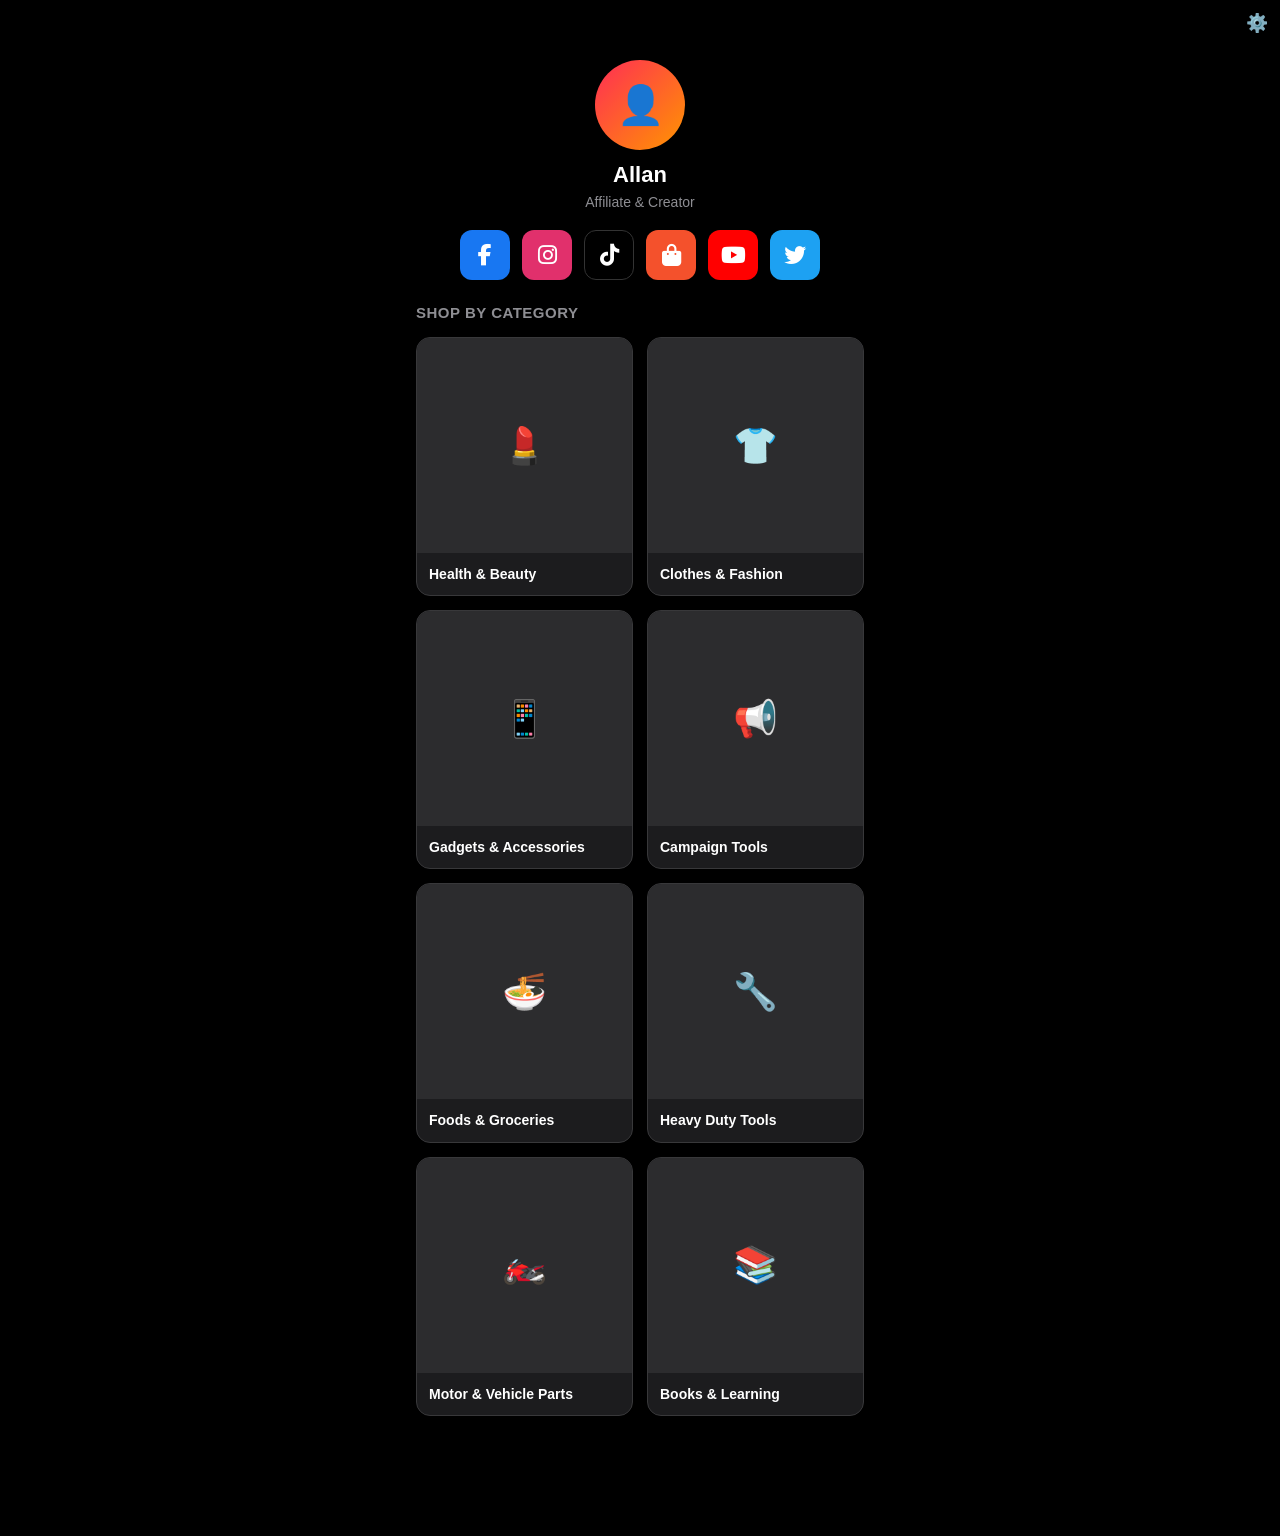
<file: index (1).html>
<!DOCTYPE html>
<html lang="en">
<head>
<meta charset="UTF-8" />
<meta name="viewport" content="width=device-width, initial-scale=1.0" />
<title>Allan — aiallan.shop</title>
<link rel="stylesheet" href="https://cdnjs.cloudflare.com/ajax/libs/font-awesome/6.7.2/css/all.min.css">
<style>
  * { margin: 0; padding: 0; box-sizing: border-box; font-family: -apple-system, BlinkMacSystemFont, 'Segoe UI', sans-serif; }
  :root {
    --bg: #000;
    --card: #1c1c1e;
    --accent: #ff2d55;
    --text: #fff;
    --text2: #8e8e93;
    --border: #38383a;
    --fb: #1877f2;
    --ig: #e1306c;
    --tt: #000;
    --shopee: #f4512c;
    --yt: #ff0000;
    --tw: #1da1f2;
  }
  body {
    background: var(--bg);
    color: var(--text);
    min-height: 100vh;
    padding-bottom: 80px;
  }

  .admin-btn {
    position: fixed;
    top: 12px;
    right: 12px;
    background: transparent;
    color: var(--text2);
    border: none;
    font-size: 18px;
    cursor: pointer;
    z-index: 20;
  }

  .modal {
    position: fixed;
    inset: 0;
    background: rgba(0,0,0,0.9);
    display: none;
    align-items: flex-start;
    justify-content: center;
    z-index: 100;
    overflow-y: auto;
    padding: 20px 0;
  }
  .modal.on { display: flex; }
  .modal-box {
    background: var(--card);
    padding: 24px;
    border-radius: 16px;
    width: 90%;
    max-width: 720px;
    border: 1px solid var(--border);
    margin: auto;
    color: var(--text);
  }
  .modal-box h2 { text-align: center; margin-bottom: 18px; font-size: 18px; }
  .modal-box h3 { font-size: 15px; margin: 16px 0 10px; color: var(--text2); }
  .modal-box input,
  .modal-box textarea,
  .modal-box select {
    width: 100%;
    padding: 12px;
    border-radius: 10px;
    border: 1px solid var(--border);
    background: #2c2c2e;
    color: var(--text);
    font-size: 14px;
    margin-bottom: 10px;
  }
  .modal-box textarea { resize: vertical; min-height: 80px; }

  .btn { padding: 12px; border-radius: 10px; border: none; font-size: 15px; font-weight: 600; cursor: pointer; }
  .btn-red { background: var(--accent); color: white; }
  .btn-gray { background: var(--border); color: var(--text); }
  .btn-row { display:flex; gap: 10px; margin-top: 12px; }
  .btn-row .btn { flex: 1; }

  .link-item { display: flex; gap: 8px; align-items: center; margin-bottom: 8px; }
  .link-item input { flex: 1; padding: 8px; border-radius: 8px; border: 1px solid var(--border); background: #2c2c2e; color: var(--text); }
  .link-item button { width: 36px; height: 36px; padding: 0; border-radius: 8px; border: none; background: #ff4444; color: white; cursor: pointer; }

  .add-link-btn {
    width: 100%;
    padding: 10px;
    border-radius: 8px;
    border: 1px dashed var(--text2);
    background: transparent;
    color: var(--text2);
    cursor: pointer;
    margin-bottom: 12px;
  }

  .category-block { border: 1px solid var(--border); border-radius: 12px; padding: 14px; margin-bottom: 16px; }
  .category-block h4 { font-size: 15px; margin-bottom: 10px; color: var(--accent); }
  .upload-preview { width: 60px; height: 60px; border-radius: 8px; background: #2c2c2e; display:flex; align-items:center; justify-content:center; font-size:24px; margin-top:8px; overflow:hidden; }
  .upload-preview img { width:100%; height:100%; object-fit:cover; }

  .avatar-upload { text-align:center; margin-bottom:16px; }
  .avatar-upload .preview { width:100px; height:100px; border-radius:50%; background:var(--card); display:flex; align-items:center; justify-content:center; font-size:40px; margin:0 auto 10px; overflow:hidden; }
  .avatar-upload .preview img { width:100%; height:100%; object-fit:cover; }

  .tabs { display:flex; gap:8px; margin-bottom:16px; flex-wrap:wrap; }
  .tab { padding:8px 14px; border-radius:8px; background:var(--border); color:var(--text2); font-size:14px; cursor:pointer; }
  .tab.active { background:var(--accent); color:white; }
  .hidden { display: none !important; }

  .home { max-width:480px; margin: 0 auto; padding: 60px 16px 40px; }
  .profile { text-align:center; margin-bottom:20px; }
  .avatar { width:90px; height:90px; border-radius:50%; background: linear-gradient(135deg,var(--accent),#ff9500); margin: 0 auto 12px; display:flex; align-items:center; justify-content:center; font-size:38px; overflow:hidden; }
  .avatar img { width:100%; height:100%; object-fit:cover; }
  .name { font-size:22px; font-weight:700; margin-bottom:6px; }
  .bio { color:var(--text2); font-size:14px; margin-bottom:16px; }

  .music-player { display:flex; align-items:center; gap:10px; background:var(--card); padding:10px; border-radius:12px; margin-bottom:20px; border:1px solid var(--border); }
  .music-player button { width:40px; height:40px; border-radius:50%; border:none; background:var(--accent); color:white; font-size:16px; cursor:pointer; }
  .music-player span { font-size:13px; color:var(--text2); flex:1; }

  .social-row { display:flex; justify-content:center; gap:12px; margin-bottom:24px; flex-wrap:wrap; }
  .social-link { width:50px; height:50px; border-radius:12px; color:white; display:flex; align-items:center; justify-content:center; text-decoration:none; font-size:22px; transition:.2s; }
  .social-link.fb { background:var(--fb); }
  .social-link.ig { background:var(--ig); }
  .social-link.tt { background:var(--tt); border:1px solid #333; }
  .social-link.shopee { background:var(--shopee); }
  .social-link.yt { background:var(--yt); }
  .social-link.tw { background:var(--tw); }
  .social-link:hover { transform: scale(1.1); }

  .section-title { font-size:15px; font-weight:600; margin-bottom:16px; color:var(--text2); text-transform:uppercase; letter-spacing:0.5px; }
  .products-grid { display:grid; grid-template-columns: repeat(2, 1fr); gap:14px; }
  .product-card { background:var(--card); border-radius:14px; overflow:hidden; border:1px solid var(--border); text-decoration:none; color:var(--text); transition:.2s; cursor:pointer; display:block; }
  .product-card:hover { transform: translateY(-3px); border-color:var(--accent); }
  .product-thumb { width:100%; aspect-ratio:1; background:#2c2c2e; display:flex; align-items:center; justify-content:center; font-size:36px; overflow:hidden; }
  .product-thumb img { width:100%; height:100%; object-fit:cover; }
  .product-info { padding:12px; }
  .product-name { font-size:14px; font-weight:600; line-height:1.3; }

  /* small screens */
  @media (max-width: 420px) {
    .modal-box { padding: 18px; border-radius: 12px; }
    .home { padding: 48px 12px 40px; }
  }
</style>
</head>
<body>
  <!-- Background audio element (closed properly) -->
  <audio id="bgMusic" loop></audio>

  <!-- Admin button -->
  <button class="admin-btn" onclick="openLogin()" aria-label="Open admin">⚙️</button>

  <!-- Login Modal -->
  <div class="modal" id="loginModal" aria-hidden="true">
    <div class="modal-box" role="dialog" aria-modal="true" aria-labelledby="loginTitle">
      <h2 id="loginTitle">🔐 Admin Login</h2>
      <input type="password" id="passInput" placeholder="Enter Password" autocomplete="current-password">
      <div class="btn-row">
        <button class="btn btn-gray" onclick="closeLogin()">Cancel</button>
        <button class="btn btn-red" onclick="checkPass()">Login</button>
      </div>
      <p style="text-align:center;margin-top:14px;font-size:13px;color:var(--text2);">
        <a href="#" onclick="showForgotPass();return false;" style="color:var(--accent);text-decoration:none;">Forgot Password?</a>
      </p>
    </div>
  </div>

  <!-- Forgot / Recover Modal -->
  <div class="modal" id="forgotModal" aria-hidden="true">
    <div class="modal-box" role="dialog" aria-modal="true" aria-labelledby="forgotTitle">
      <h2 id="forgotTitle">🔑 Recover Password</h2>

      <div id="forgotStep1">
        <h3>Send OTP via</h3>
        <input type="email" id="recoveryEmail" placeholder="Email Address">
        <input type="tel" id="recoveryPhone" placeholder="Phone Number" style="margin-top:8px;">
        <button class="btn btn-red" style="width:100%;margin-top:10px;" onclick="sendOTP()">Send OTP Code</button>
      </div>

      <div id="forgotStep2" class="hidden">
        <h3>Enter OTP Code</h3>
        <input type="text" id="otpInput" placeholder="6-digit OTP Code" maxlength="6" inputmode="numeric">
        <button class="btn btn-red" style="width:100%;margin-top:10px;" onclick="verifyOTP()">Verify OTP</button>
      </div>

      <div id="forgotStep3" class="hidden">
        <h3>Set New Password</h3>
        <input type="password" id="newPass1" placeholder="New Password" autocomplete="new-password">
        <input type="password" id="newPass2" placeholder="Confirm Password" style="margin-top:8px;" autocomplete="new-password">
        <button class="btn btn-red" style="width:100%;margin-top:10px;" onclick="saveNewPass()">Save Password</button>
      </div>

      <div class="btn-row">
        <button class="btn btn-gray" style="flex:1;" onclick="closeForgotModal()">Back</button>
      </div>
    </div>
  </div>

  <!-- Admin Modal -->
  <div class="modal" id="adminModal" aria-hidden="true">
    <div class="modal-box" role="dialog" aria-modal="true" aria-labelledby="adminTitle">
      <h2 id="adminTitle">🛠️ Admin Panel</h2>

      <div class="tabs" role="tablist" aria-label="Admin tabs">
        <span class="tab active" data-tab="profile" role="tab" aria-selected="true">👤 Profile</span>
        <span class="tab" data-tab="social" role="tab" aria-selected="false">🔗 Social</span>
        <span class="tab" data-tab="products" role="tab" aria-selected="false">🛍️ Products</span>
        <span class="tab" data-tab="music" role="tab" aria-selected="false">🎵 Music</span>
      </div>

      <div id="tab-profile" class="tab-content">
        <div class="avatar-upload">
          <div class="preview" id="avatarPreview">👤</div>
          <input type="file" accept="image/*" id="avatarUpload" onchange="previewAvatar(this)">
        </div>
        <input type="text" id="adminName" placeholder="Your Name">
        <input type="text" id="adminBio" placeholder="Short Bio">
        <div class="btn-row">
          <button class="btn btn-red" style="flex:1;" onclick="saveProfile()">Save Profile</button>
          <button class="btn btn-gray" style="flex:1;" onclick="exportState()">Export JSON</button>
        </div>
      </div>

      <div id="tab-social" class="tab-content hidden">
        <h3>Social Links (brand colors)</h3>
        <input type="url" id="socFb" placeholder="Facebook URL" style="border-left:4px solid var(--fb);">
        <input type="url" id="socIg" placeholder="Instagram URL" style="border-left:4px solid var(--ig);">
        <input type="url" id="socTt" placeholder="TikTok URL" style="border-left:4px solid #555;">
        <input type="url" id="socShopee" placeholder="Shopee URL" style="border-left:4px solid var(--shopee);">
        <input type="url" id="socYt" placeholder="YouTube URL" style="border-left:4px solid var(--yt);">
        <input type="url" id="socTw" placeholder="Twitter/X URL" style="border-left:4px solid var(--tw);">
        <div class="btn-row">
          <button class="btn btn-red" style="flex:1;" onclick="saveSocial()">Save Social Links</button>
          <button class="btn btn-gray" style="flex:1;" onclick="triggerImport()">Import JSON</button>
        </div>
      </div>

      <div id="tab-products" class="tab-content">
        <h3>8 Categories — Editable Links</h3>

        <!-- Generate 8 category blocks -->
        <div id="categoriesContainer">
          <!-- Static markup for categories; JS will manage link lists -->
          <!-- Each category has a links-container with editable link items -->
          <!-- Categories are similar to previous structure -->
        </div>

        <div style="display:flex;gap:10px;margin-top:10px;">
          <button class="btn btn-red" style="flex:1;" onclick="saveAllProducts()">💾 Save All Categories</button>
          <button class="btn btn-gray" style="flex:1;" onclick="clearAllData()">Clear All Data</button>
        </div>
      </div>

      <div id="tab-music" class="tab-content hidden">
        <h3>Background Music</h3>
        <input type="file" accept="audio/*" id="musicUpload" onchange="previewMusic(this)">
        <p style="font-size:13px;color:var(--text2);margin-bottom:10px;">Upload MP3 / M4A file (session only)</p>
        <div style="display:flex;gap:10px;margin-top:10px;">
          <button class="btn btn-red" style="flex:1;" onclick="playMusic()">▶️ Play</button>
          <button class="btn btn-gray" style="flex:1;" onclick="pauseMusic()">⏸️ Pause</button>
        </div>
      </div>

      <div style="display:flex;gap:10px;margin-top:16px;">
        <input type="file" id="importFile" accept="application/json" style="display:none;" onchange="importStateFromFile(event)">
        <button class="btn btn-gray" style="flex:1;" onclick="closeAdminModal()">Close</button>
      </div>

    </div>
  </div>

  <!-- Main content / Home page -->
  <div class="home" id="homePage">
    <div class="profile">
      <div class="avatar" id="dispAvatar">👤</div>
      <h1 class="name" id="dispName">Allan</h1>
      <p class="bio" id="dispBio">Affiliate & Creator</p>
    </div>

    <div class="music-player hidden" id="musicPlayer">
      <button onclick="toggleMusic()" id="musicBtn">▶️</button>
      <span id="musicTitle">Background Music</span>
    </div>

    <div class="social-row">
      <a href="#" class="social-link fb" id="socLinkFb" target="_blank" rel="noopener noreferrer"><i class="fab fa-facebook-f"></i></a>
      <a href="#" class="social-link ig" id="socLinkIg" target="_blank" rel="noopener noreferrer"><i class="fab fa-instagram"></i></a>
      <a href="#" class="social-link tt" id="socLinkTt" target="_blank" rel="noopener noreferrer"><i class="fab fa-tiktok"></i></a>
      <a href="#" class="social-link shopee" id="socLinkShopee" target="_blank" rel="noopener noreferrer"><i class="fas fa-shopping-bag"></i></a>
      <a href="#" class="social-link yt" id="socLinkYt" target="_blank" rel="noopener noreferrer"><i class="fab fa-youtube"></i></a>
      <a href="#" class="social-link tw" id="socLinkTw" target="_blank" rel="noopener noreferrer"><i class="fab fa-twitter"></i></a>
    </div>

    <p class="section-title">Shop by Category</p>
    <div class="products-grid" id="productsGrid">
      <!-- product tiles injected by JS -->
    </div>
  </div>

<script>
  // IndexedDB helper (simple)
  const DB_NAME = 'aiallan_db_v1';
  const STORE_NAME = 'state';
  const AUTH_STORE = 'auth';

  function openDB() {
    return new Promise((resolve, reject) => {
      const req = indexedDB.open(DB_NAME, 1);
      req.onupgradeneeded = function (e) {
        const db = e.target.result;
        if (!db.objectStoreNames.contains(STORE_NAME)) {
          db.createObjectStore(STORE_NAME);
        }
        if (!db.objectStoreNames.contains(AUTH_STORE)) {
          db.createObjectStore(AUTH_STORE);
        }
      };
      req.onsuccess = e => resolve(e.target.result);
      req.onerror = e => reject(e.target.error);
    });
  }

  async function idbSet(key, value) {
    try {
      const db = await openDB();
      return new Promise((resolve, reject) => {
        const tx = db.transaction([STORE_NAME], 'readwrite');
        const store = tx.objectStore(STORE_NAME);
        const req = store.put(value, key);
        req.onsuccess = () => resolve(true);
        req.onerror = e => reject(e.target.error);
      });
    } catch (e) {
      console.warn('IDB set failed', e);
      return false;
    }
  }

  async function idbGet(key) {
    try {
      const db = await openDB();
      return new Promise((resolve, reject) => {
        const tx = db.transaction([STORE_NAME], 'readonly');
        const store = tx.objectStore(STORE_NAME);
        const req = store.get(key);
        req.onsuccess = e => resolve(e.target.result);
        req.onerror = e => reject(e.target.error);
      });
    } catch (e) {
      console.warn('IDB get failed', e);
      return null;
    }
  }

  async function idbSetAuth(key, value) {
    try {
      const db = await openDB();
      return new Promise((resolve, reject) => {
        const tx = db.transaction([AUTH_STORE], 'readwrite');
        const store = tx.objectStore(AUTH_STORE);
        const req = store.put(value, key);
        req.onsuccess = () => resolve(true);
        req.onerror = e => reject(e.target.error);
      });
    } catch (e) {
      console.warn('IDB set auth failed', e);
      return false;
    }
  }

  async function idbGetAuth(key) {
    try {
      const db = await openDB();
      return new Promise((resolve, reject) => {
        const tx = db.transaction([AUTH_STORE], 'readonly');
        const store = tx.objectStore(AUTH_STORE);
        const req = store.get(key);
        req.onsuccess = e => resolve(e.target.result);
        req.onerror = e => reject(e.target.error);
      });
    } catch (e) {
      console.warn('IDB get auth failed', e);
      return null;
    }
  }

  // state variables
  let musicUrl = "";
  let isPlaying = false;
  const catImgData = {}; // store data URLs for category thumbs
  let avatarData = "";
  const STATE_KEY = 'settings';
  const AUTH_KEY = 'auth';

  // default categories data
  const defaultCats = [
    {name: 'Health & Beauty', icon: '💄'},
    {name: 'Clothes & Fashion', icon: '👕'},
    {name: 'Gadgets & Accessories', icon: '📱'},
    {name: 'Campaign Tools', icon: '📢'},
    {name: 'Foods & Groceries', icon: '🍜'},
    {name: 'Heavy Duty Tools', icon: '🔧'},
    {name: 'Motor & Vehicle Parts', icon: '🏍️'},
    {name: 'Books & Learning', icon: '📚'}
  ];

  // Build products UI and categories editor
  function buildCategoriesUI() {
    const container = document.getElementById('categoriesContainer');
    const productsGrid = document.getElementById('productsGrid');
    container.innerHTML = '';
    productsGrid.innerHTML = '';
    for (let i = 1; i <= 8; i++) {
      const cat = defaultCats[i-1] || {name: 'Category ' + i, icon: '🔖'};
      // admin category block
      const block = document.createElement('div');
      block.className = 'category-block';
      block.innerHTML = `
        <h4>${i}. ${cat.name} ${cat.icon}</h4>
        <input type="text" class="cat-name" data-cat="${i}" value="${cat.name}" placeholder="Category Name">
        <input type="file" accept="image/*" onchange="previewCatThumb(${i},this)">
        <div style="display:flex;gap:12px;align-items:center;margin-top:8px;">
          <div class="upload-preview" id="cat${i}Prev">${cat.icon}</div>
          <div style="flex:1;">
            <div id="cat${i}Links" class="links-container">
              <div class="link-item"><input type="url" placeholder="Link #1"><button onclick="this.parentElement.remove()">✕</button></div>
            </div>
            <div style="display:flex;gap:8px;margin-top:8px;">
              <button class="add-link-btn" onclick="addLinkField(${i})">+ Add Link</button>
              <button class="btn btn-gray" onclick="clearCategoryLinks(${i})">Clear Links</button>
            </div>
          </div>
        </div>
      `;
      container.appendChild(block);

      // product tile
      const a = document.createElement('a');
      a.href = '#';
      a.className = 'product-card';
      a.id = 'prod' + i;
      a.innerHTML = `
        <div class="product-thumb" id="thumb${i}">${cat.icon}</div>
        <div class="product-info"><div class="product-name" id="name${i}">${cat.name}</div></div>
      `;
      productsGrid.appendChild(a);
    }
  }

  function clearCategoryLinks(i) {
    const c = document.getElementById('cat' + i + 'Links');
    if (c) c.innerHTML = '';
  }

  // Modal controls
  function openLogin() {
    const m = document.getElementById('loginModal');
    m.classList.add('on');
    m.setAttribute('aria-hidden', 'false');
  }
  function closeLogin() {
    const m = document.getElementById('loginModal');
    m.classList.remove('on');
    m.setAttribute('aria-hidden', 'true');
    const pi = document.getElementById('passInput'); if (pi) pi.value = '';
  }
  function openAdminModal() { const m = document.getElementById('adminModal'); m.classList.add('on'); m.setAttribute('aria-hidden', 'false'); }
  function closeAdminModal() { const m = document.getElementById('adminModal'); m.classList.remove('on'); m.setAttribute('aria-hidden', 'true'); }

  // Password hashing (SHA-256) using SubtleCrypto
  async function generateSalt(len = 16) {
    const arr = new Uint8Array(len);
    window.crypto.getRandomValues(arr);
    return Array.from(arr).map(b => ('00' + b.toString(16)).slice(-2)).join('');
  }
  async function hashPassword(password, salt) {
    const enc = new TextEncoder();
    const data = enc.encode(salt + password);
    const hashBuffer = await crypto.subtle.digest('SHA-256', data);
    const hashArray = Array.from(new Uint8Array(hashBuffer));
    return hashArray.map(b => b.toString(16).padStart(2,'0')).join('');
  }

  async function savePasswordHash(password) {
    const salt = await generateSalt();
    const hash = await hashPassword(password, salt);
    await idbSetAuth(AUTH_KEY, { salt, hash });
  }
  async function verifyPassword(password) {
    const auth = await idbGetAuth(AUTH_KEY);
    if (!auth || !auth.salt || !auth.hash) return false;
    const h = await hashPassword(password, auth.salt);
    return h === auth.hash;
  }

  // forgot password flow uses demo OTP; saveNewPass now stores hashed password
  async function saveNewPass() {
    const p1 = document.getElementById('newPass1').value || "";
    const p2 = document.getElementById('newPass2').value || "";
    if (!p1 || !p2) { alert('❌ Please fill both password fields.'); return; }
    if (p1 !== p2) { alert("❌ Passwords don't match!"); return; }
    await savePasswordHash(p1);
    alert('✅ Password updated. You can login with your new password.');
    closeForgotModal();
    openLogin();
  }

  // Login check using hashed password from IDB
  async function checkPass() {
    const p = document.getElementById('passInput').value || '';
    const auth = await idbGetAuth(AUTH_KEY);
    // If no auth stored yet, allow default demo password 'allan123' and then save its hash
    if (!auth) {
      if (p === 'allan123') {
        await savePasswordHash(p);
        closeLogin(); openAdminModal(); switchTab('profile');
        return;
      } else {
        alert('❌ Wrong password!'); return;
      }
    }
    const ok = await verifyPassword(p);
    if (ok) { closeLogin(); openAdminModal(); switchTab('profile'); }
    else alert('❌ Wrong password!');
  }

  function showForgotPass() { closeLogin(); const m = document.getElementById('forgotModal'); m.classList.add('on'); m.setAttribute('aria-hidden','false'); document.getElementById('forgotStep1').classList.remove('hidden'); document.getElementById('forgotStep2').classList.add('hidden'); document.getElementById('forgotStep3').classList.add('hidden'); }
  function closeForgotModal() { const m = document.getElementById('forgotModal'); m.classList.remove('on'); m.setAttribute('aria-hidden','true'); }
  function sendOTP() { otpCode = Math.floor(100000 + Math.random() * 900000).toString(); alert(`✅ OTP Sent! Demo OTP: ${otpCode}`); document.getElementById('forgotStep1').classList.add('hidden'); document.getElementById('forgotStep2').classList.remove('hidden'); }
  function verifyOTP() { const entered = (document.getElementById('otpInput').value || '').trim(); if (entered === otpCode) { document.getElementById('forgotStep2').classList.add('hidden'); document.getElementById('forgotStep3').classList.remove('hidden'); } else alert('❌ Incorrect OTP code.'); }

  // Tabs
  document.addEventListener('click', (e) => {
    const t = e.target.closest('.tab');
    if (t && t.dataset && t.dataset.tab) {
      switchTab(t.dataset.tab);
    }
  });
  function switchTab(name) {
    document.querySelectorAll('.tab').forEach(t => { t.classList.toggle('active', t.dataset.tab === name); t.setAttribute('aria-selected', t.dataset.tab === name ? 'true' : 'false'); });
    document.querySelectorAll('.tab-content').forEach(c => c.classList.add('hidden'));
    const el = document.getElementById('tab-' + name);
    if (el) el.classList.remove('hidden');
  }

  // Avatar preview
  function previewAvatar(input) {
    if (input.files && input.files[0]) {
      const file = input.files[0];
      const r = new FileReader();
      r.onload = e => { avatarData = e.target.result; const preview = document.getElementById('avatarPreview'); if (preview) preview.innerHTML = '<img src="' + avatarData + '" alt="avatar">'; };
      r.readAsDataURL(file);
    }
  }
  function saveProfile() {
    const n = document.getElementById('adminName').value || document.getElementById('dispName').innerText;
    const b = document.getElementById('adminBio').value || document.getElementById('dispBio').innerText;
    if (n) document.getElementById('dispName').innerText = n;
    if (b) document.getElementById('dispBio').innerText = b;
    if (avatarData) { const disp = document.getElementById('dispAvatar'); if (disp) disp.innerHTML = '<img src="' + avatarData + '" alt="avatar">'; }
    saveStateToDB();
    alert('✅ Profile Saved!');
  }

  // Social links
  function saveSocial() {
    document.getElementById('socLinkFb').href = document.getElementById('socFb').value || '#';
    document.getElementById('socLinkIg').href = document.getElementById('socIg').value || '#';
    document.getElementById('socLinkTt').href = document.getElementById('socTt').value || '#';
    document.getElementById('socLinkShopee').href = document.getElementById('socShopee').value || '#';
    document.getElementById('socLinkYt').href = document.getElementById('socYt').value || '#';
    document.getElementById('socLinkTw').href = document.getElementById('socTw').value || '#';
    saveStateToDB();
    alert('✅ Social Links Saved!');
  }

  // Category thumb preview
  function previewCatThumb(num, input) {
    if (!num || !input) return;
    if (input.files && input.files[0]) {
      const r = new FileReader();
      r.onload = e => { catImgData[num] = e.target.result; const prev = document.getElementById('cat' + num + 'Prev'); if (prev) prev.innerHTML = '<img src="' + catImgData[num] + '" alt="thumb">'; };
      r.readAsDataURL(input.files[0]);
    }
  }

  // Add link input field
  function addLinkField(catNum) {
    const c = document.getElementById('cat' + catNum + 'Links'); if (!c) return; const f = document.createElement('div'); f.className = 'link-item'; f.innerHTML = '<input type="url" placeholder="New Link"><button onclick="this.parentElement.remove()">✕</button>'; c.appendChild(f);
  }

  // Save categories (update tiles and first link hrefs)
  function saveAllProducts() {
    for (let i = 1; i <= 8; i++) {
      const nameEl = document.querySelector(`.cat-name[data-cat="${i}"]`);
      if (nameEl && nameEl.value) { const nameTarget = document.getElementById('name' + i); if (nameTarget) nameTarget.innerText = nameEl.value; }
      if (catImgData[i]) { const thumb = document.getElementById('thumb' + i); if (thumb) thumb.innerHTML = '<img src="' + catImgData[i] + '" alt="thumb">'; }
      const firstLink = document.querySelector(`#cat${i}Links .link-item input`);
      if (firstLink && firstLink.value) { const prod = document.getElementById('prod' + i); if (prod) prod.href = firstLink.value; }
    }
    saveStateToDB();
    alert('✅ All Categories Saved!');
  }

  // Music preview / playback
  function previewMusic(input) {
    if (input.files && input.files[0]) {
      const file = input.files[0];
      musicUrl = URL.createObjectURL(file);
      const audio = document.getElementById('bgMusic');
      audio.src = musicUrl;
      audio.load();
      const player = document.getElementById('musicPlayer'); if (player) player.classList.remove('hidden');
      const musicTitle = document.getElementById('musicTitle'); if (musicTitle) musicTitle.innerText = file.name;
    }
  }
  function playMusic() { const audio = document.getElementById('bgMusic'); if (!audio.src) return; audio.play().then(()=>{ isPlaying=true; const btn=document.getElementById('musicBtn'); if(btn)btn.innerText='⏸️'; }).catch(()=>{}); }
  function pauseMusic() { const audio = document.getElementById('bgMusic'); audio.pause(); isPlaying=false; const btn=document.getElementById('musicBtn'); if(btn)btn.innerText='▶️'; }
  function toggleMusic() { isPlaying ? pauseMusic() : playMusic(); }

  // Build and persist state to IndexedDB
  async function saveStateToDB() {
    try {
      const state = { profile: {}, social: {}, categories: [] };
      state.profile.name = document.getElementById('adminName').value || document.getElementById('dispName').innerText || '';
      state.profile.bio = document.getElementById('adminBio').value || document.getElementById('dispBio').innerText || '';
      state.profile.avatar = avatarData || null;
      state.social.fb = document.getElementById('socFb').value || '';
      state.social.ig = document.getElementById('socIg').value || '';
      state.social.tt = document.getElementById('socTt').value || '';
      state.social.shopee = document.getElementById('socShopee').value || '';
      state.social.yt = document.getElementById('socYt').value || '';
      state.social.tw = document.getElementById('socTw').value || '';

      for (let i=1;i<=8;i++){
        const nameEl = document.querySelector(`.cat-name[data-cat="${i}"]`);
        const links = [];
        const linkInputs = document.querySelectorAll(`#cat${i}Links .link-item input`);
        linkInputs.forEach(li => { if (li.value) links.push(li.value); });
        state.categories.push({ name: nameEl ? (nameEl.value || '') : '', thumb: catImgData[i] || null, links });
      }

      await idbSet(STATE_KEY, state);
      return true;
    } catch (e) { console.warn('saveState failed', e); return false; }
  }

  async function loadStateFromDB() {
    try {
      const state = await idbGet(STATE_KEY);
      if (!state) return;
      if (state.profile) {
        if (state.profile.name) { document.getElementById('dispName').innerText = state.profile.name; document.getElementById('adminName').value = state.profile.name; }
        if (state.profile.bio) { document.getElementById('dispBio').innerText = state.profile.bio; document.getElementById('adminBio').value = state.profile.bio; }
        if (state.profile.avatar) { avatarData = state.profile.avatar; const prev=document.getElementById('avatarPreview'); if(prev)prev.innerHTML='<img src="'+avatarData+'" alt="avatar">'; const disp=document.getElementById('dispAvatar'); if(disp)disp.innerHTML='<img src="'+avatarData+'" alt="avatar">'; }
      }
      if (state.social) {
        document.getElementById('socFb').value = state.social.fb || '';
        document.getElementById('socIg').value = state.social.ig || '';
        document.getElementById('socTt').value = state.social.tt || '';
        document.getElementById('socShopee').value = state.social.shopee || '';
        document.getElementById('socYt').value = state.social.yt || '';
        document.getElementById('socTw').value = state.social.tw || '';
        document.getElementById('socLinkFb').href = state.social.fb || '#';
        document.getElementById('socLinkIg').href = state.social.ig || '#';
        document.getElementById('socLinkTt').href = state.social.tt || '#';
        document.getElementById('socLinkShopee').href = state.social.shopee || '#';
        document.getElementById('socLinkYt').href = state.social.yt || '#';
        document.getElementById('socLinkTw').href = state.social.tw || '#';
      }
      if (Array.isArray(state.categories)) {
        state.categories.forEach((cat, idx) => {
          const i = idx + 1;
          const nameEl = document.querySelector(`.cat-name[data-cat="${i}"]`);
          if (nameEl) nameEl.value = cat.name || '';
          const nameTarget = document.getElementById('name' + i);
          if (nameTarget) nameTarget.innerText = cat.name || nameTarget.innerText;
          if (cat.thumb) { catImgData[i] = cat.thumb; const thumb = document.getElementById('thumb' + i); const prev = document.getElementById('cat' + i + 'Prev'); if (thumb) thumb.innerHTML = '<img src="'+cat.thumb+'" alt="thumb">'; if (prev) prev.innerHTML = '<img src="'+cat.thumb+'" alt="thumb">'; }
          const linksContainer = document.getElementById('cat' + i + 'Links');
          if (linksContainer && Array.isArray(cat.links)) { linksContainer.innerHTML = ''; cat.links.forEach(link => { const div=document.createElement('div'); div.className='link-item'; div.innerHTML = `<input type="url" value="${link}" placeholder="Link"><button onclick="this.parentElement.remove()">✕</button>`; linksContainer.appendChild(div); });
            const prod = document.getElementById('prod' + i); if (prod && cat.links && cat.links[0]) prod.href = cat.links[0]; }
        });
      }
    } catch (e) { console.warn('loadState failed', e); }
  }

  // Export / Import
  async function exportState() {
    try {
      const state = await idbGet(STATE_KEY) || {};
      const blob = new Blob([JSON.stringify(state, null, 2)], { type: 'application/json' });
      const url = URL.createObjectURL(blob);
      const a = document.createElement('a');
      a.href = url; a.download = 'aiallan-state.json'; document.body.appendChild(a); a.click(); a.remove(); URL.revokeObjectURL(url);
    } catch (e) { console.warn('export failed', e); }
  }

  function triggerImport() { document.getElementById('importFile').click(); }
  async function importStateFromFile(e) {
    const file = e.target.files && e.target.files[0]; if (!file) return; const text = await file.text(); try { const state = JSON.parse(text); await idbSet(STATE_KEY, state); await loadStateFromDB(); alert('✅ Import complete'); } catch (err) { alert('❌ Import failed: invalid JSON'); }
  }

  // Clear all data (IDB)
  async function clearAllData() {
    if (!confirm('Clear all saved data? This cannot be undone.')) return;
    try { const db = await openDB(); const tx = db.transaction([STORE_NAME, AUTH_STORE], 'readwrite'); tx.objectStore(STORE_NAME).clear(); tx.objectStore(AUTH_STORE).clear(); tx.oncomplete = ()=>{ alert('✅ All data cleared'); location.reload(); }; tx.onerror = ()=>{ alert('❌ Failed to clear data'); }; } catch (e) { console.warn(e); }
  }

  // Initialize
  window.addEventListener('DOMContentLoaded', async () => {
    buildCategoriesUI();
    await loadStateFromDB();
    switchTab('profile');

    // close modals by clicking outside
    document.querySelectorAll('.modal').forEach(modal => { modal.addEventListener('click', (ev) => { if (ev.target === modal) { modal.classList.remove('on'); modal.setAttribute('aria-hidden','true'); } }); });
  });
</script>
</body>
</html>
</file>
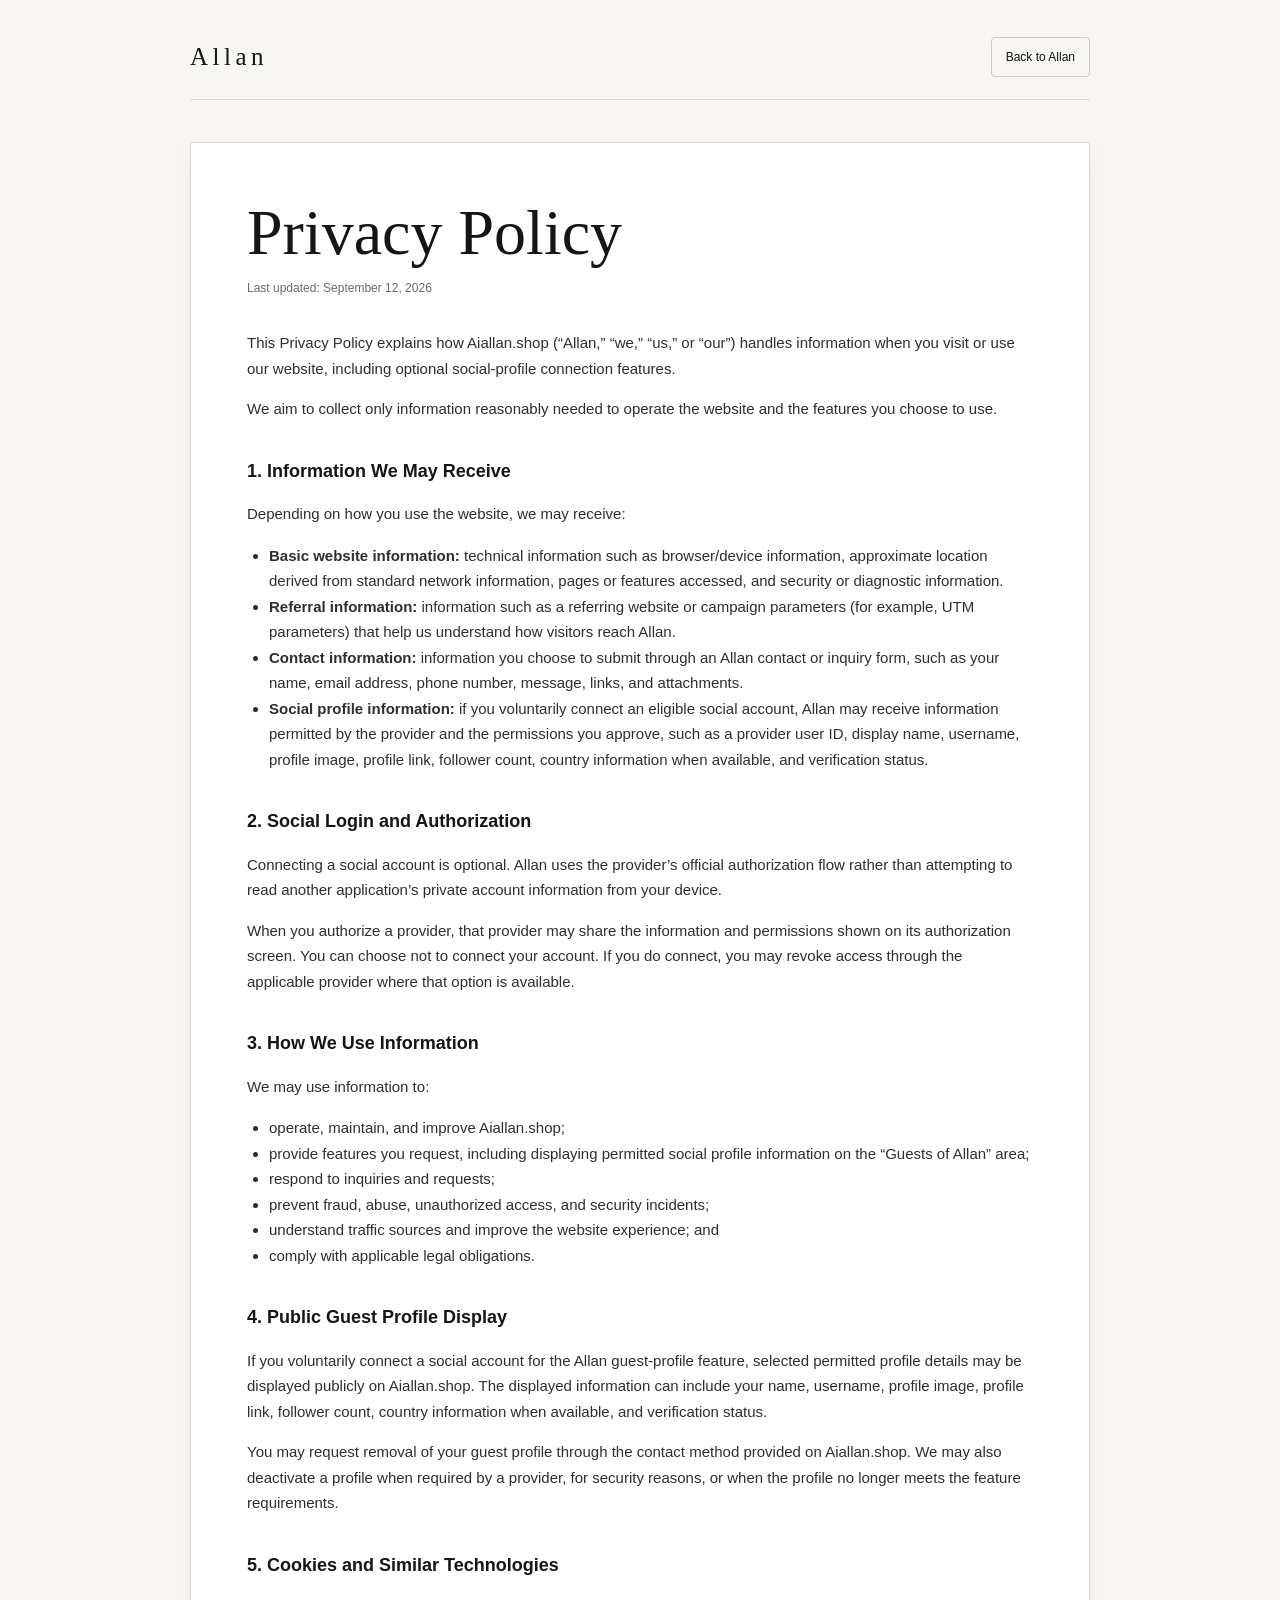
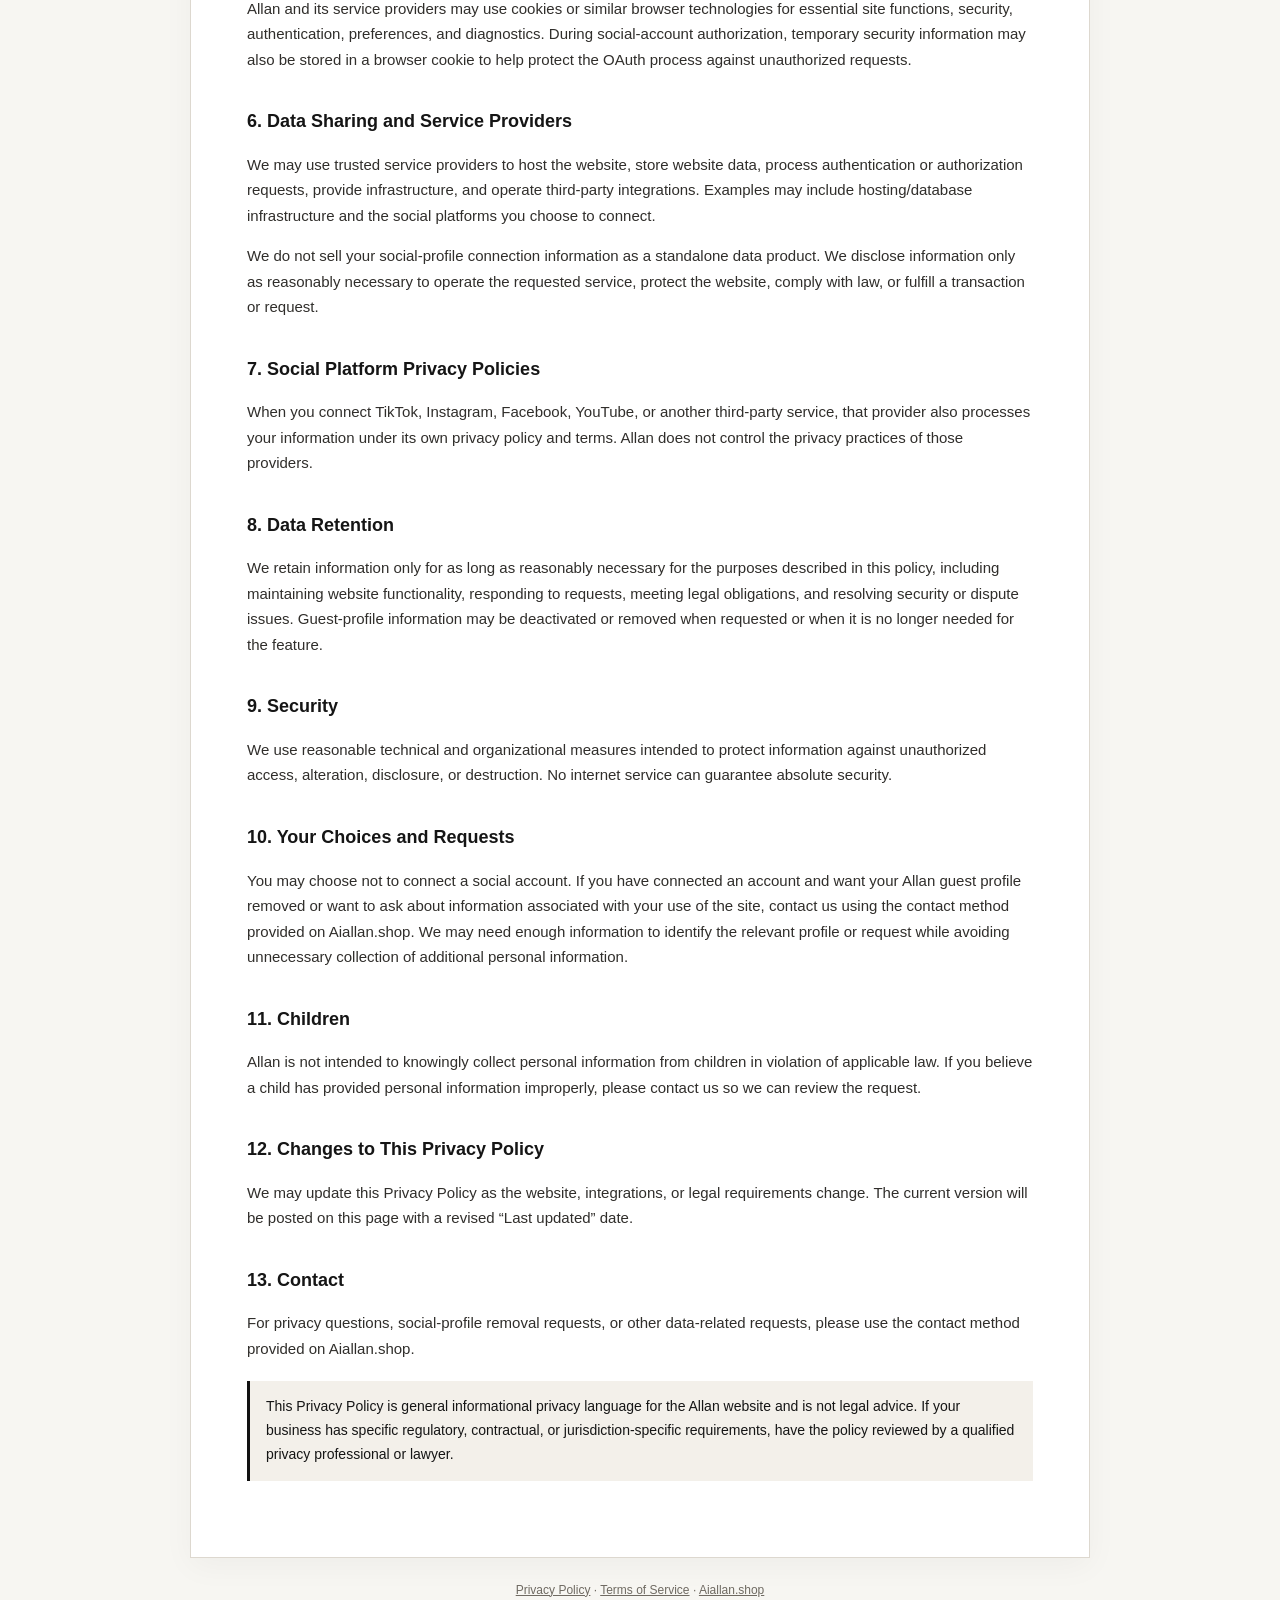
<file: privacy.html>
<!doctype html>
<html lang="en">
<head>
<meta charset="utf-8">
<meta name="viewport" content="width=device-width, initial-scale=1">
<meta name="robots" content="index,follow">
<title>Privacy Policy — Allan</title>
<style>
:root{--bg:#f7f6f2;--paper:#fff;--text:#151515;--muted:#6f6a62;--line:#ddd8cf}
*{box-sizing:border-box}body{margin:0;background:var(--bg);color:var(--text);font-family:Arial,Helvetica,sans-serif;line-height:1.7}
.wrap{width:min(900px,calc(100% - 32px));margin:0 auto;padding:28px 0 70px}.top{display:flex;justify-content:space-between;align-items:center;gap:16px;border-bottom:1px solid var(--line);padding:8px 0 20px;margin-bottom:42px}.brand{font-family:Georgia,serif;letter-spacing:.18em;font-size:25px}.back{color:var(--text);text-decoration:none;border:1px solid #cfc9bf;padding:9px 14px;font-size:12px;border-radius:4px}.back:hover{text-decoration:underline}
main{background:var(--paper);border:1px solid var(--line);padding:clamp(24px,5vw,56px);box-shadow:0 8px 30px rgba(0,0,0,.04)}h1{font-family:Georgia,serif;font-size:clamp(38px,7vw,64px);font-weight:400;line-height:1.05;margin:0 0 12px}h2{font-size:18px;margin:34px 0 10px}p,li{font-size:15px;color:#302e2b}ul{padding-left:22px}.updated{font-size:12px;color:var(--muted);margin-bottom:32px}.notice{background:#f3f0ea;border-left:3px solid #111;padding:14px 16px;margin:20px 0;font-size:14px}.footer{padding-top:22px;text-align:center;color:var(--muted);font-size:12px}.footer a{color:inherit}
@media(max-width:600px){.top{align-items:flex-start}.brand{font-size:21px}main{padding:24px 20px}}
</style>
</head>
<body>
<div class="wrap">
<header class="top"><div class="brand">Allan</div><a class="back" href="/">Back to Allan</a></header>
<main>
<h1>Privacy Policy</h1>
<div class="updated">Last updated: September 12, 2026</div>

<p>This Privacy Policy explains how Aiallan.shop (“Allan,” “we,” “us,” or “our”) handles information when you visit or use our website, including optional social-profile connection features.</p>
<p>We aim to collect only information reasonably needed to operate the website and the features you choose to use.</p>

<h2>1. Information We May Receive</h2>
<p>Depending on how you use the website, we may receive:</p>
<ul>
<li><strong>Basic website information:</strong> technical information such as browser/device information, approximate location derived from standard network information, pages or features accessed, and security or diagnostic information.</li>
<li><strong>Referral information:</strong> information such as a referring website or campaign parameters (for example, UTM parameters) that help us understand how visitors reach Allan.</li>
<li><strong>Contact information:</strong> information you choose to submit through an Allan contact or inquiry form, such as your name, email address, phone number, message, links, and attachments.</li>
<li><strong>Social profile information:</strong> if you voluntarily connect an eligible social account, Allan may receive information permitted by the provider and the permissions you approve, such as a provider user ID, display name, username, profile image, profile link, follower count, country information when available, and verification status.</li>
</ul>

<h2>2. Social Login and Authorization</h2>
<p>Connecting a social account is optional. Allan uses the provider’s official authorization flow rather than attempting to read another application’s private account information from your device.</p>
<p>When you authorize a provider, that provider may share the information and permissions shown on its authorization screen. You can choose not to connect your account. If you do connect, you may revoke access through the applicable provider where that option is available.</p>

<h2>3. How We Use Information</h2>
<p>We may use information to:</p>
<ul>
<li>operate, maintain, and improve Aiallan.shop;</li>
<li>provide features you request, including displaying permitted social profile information on the “Guests of Allan” area;</li>
<li>respond to inquiries and requests;</li>
<li>prevent fraud, abuse, unauthorized access, and security incidents;</li>
<li>understand traffic sources and improve the website experience; and</li>
<li>comply with applicable legal obligations.</li>
</ul>

<h2>4. Public Guest Profile Display</h2>
<p>If you voluntarily connect a social account for the Allan guest-profile feature, selected permitted profile details may be displayed publicly on Aiallan.shop. The displayed information can include your name, username, profile image, profile link, follower count, country information when available, and verification status.</p>
<p>You may request removal of your guest profile through the contact method provided on Aiallan.shop. We may also deactivate a profile when required by a provider, for security reasons, or when the profile no longer meets the feature requirements.</p>

<h2>5. Cookies and Similar Technologies</h2>
<p>Allan and its service providers may use cookies or similar browser technologies for essential site functions, security, authentication, preferences, and diagnostics. During social-account authorization, temporary security information may also be stored in a browser cookie to help protect the OAuth process against unauthorized requests.</p>

<h2>6. Data Sharing and Service Providers</h2>
<p>We may use trusted service providers to host the website, store website data, process authentication or authorization requests, provide infrastructure, and operate third-party integrations. Examples may include hosting/database infrastructure and the social platforms you choose to connect.</p>
<p>We do not sell your social-profile connection information as a standalone data product. We disclose information only as reasonably necessary to operate the requested service, protect the website, comply with law, or fulfill a transaction or request.</p>

<h2>7. Social Platform Privacy Policies</h2>
<p>When you connect TikTok, Instagram, Facebook, YouTube, or another third-party service, that provider also processes your information under its own privacy policy and terms. Allan does not control the privacy practices of those providers.</p>

<h2>8. Data Retention</h2>
<p>We retain information only for as long as reasonably necessary for the purposes described in this policy, including maintaining website functionality, responding to requests, meeting legal obligations, and resolving security or dispute issues. Guest-profile information may be deactivated or removed when requested or when it is no longer needed for the feature.</p>

<h2>9. Security</h2>
<p>We use reasonable technical and organizational measures intended to protect information against unauthorized access, alteration, disclosure, or destruction. No internet service can guarantee absolute security.</p>

<h2>10. Your Choices and Requests</h2>
<p>You may choose not to connect a social account. If you have connected an account and want your Allan guest profile removed or want to ask about information associated with your use of the site, contact us using the contact method provided on Aiallan.shop. We may need enough information to identify the relevant profile or request while avoiding unnecessary collection of additional personal information.</p>

<h2>11. Children</h2>
<p>Allan is not intended to knowingly collect personal information from children in violation of applicable law. If you believe a child has provided personal information improperly, please contact us so we can review the request.</p>

<h2>12. Changes to This Privacy Policy</h2>
<p>We may update this Privacy Policy as the website, integrations, or legal requirements change. The current version will be posted on this page with a revised “Last updated” date.</p>

<h2>13. Contact</h2>
<p>For privacy questions, social-profile removal requests, or other data-related requests, please use the contact method provided on Aiallan.shop.</p>

<div class="notice">This Privacy Policy is general informational privacy language for the Allan website and is not legal advice. If your business has specific regulatory, contractual, or jurisdiction-specific requirements, have the policy reviewed by a qualified privacy professional or lawyer.</div>
</main>
<div class="footer"><a href="/privacy.html">Privacy Policy</a> · <a href="/terms.html">Terms of Service</a> · <a href="/">Aiallan.shop</a></div>
</div>
</body>
</html>
</file>
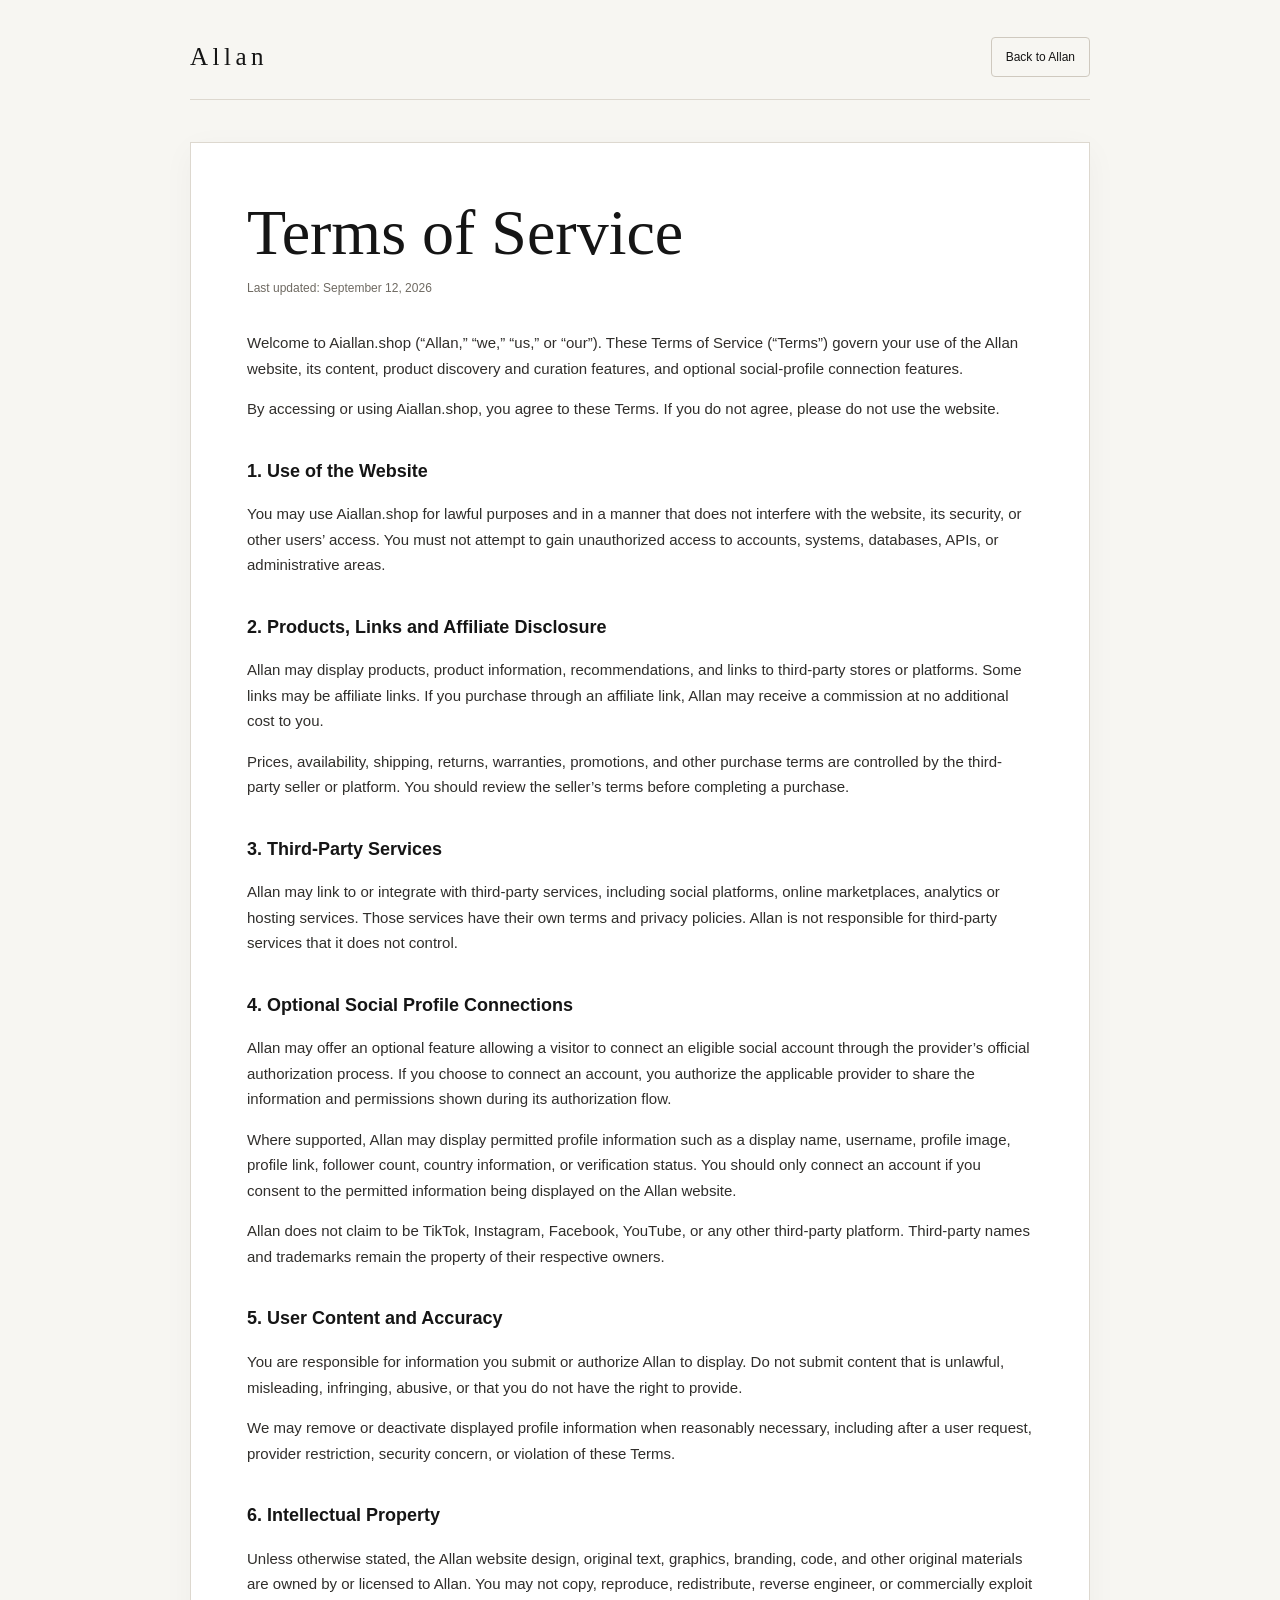
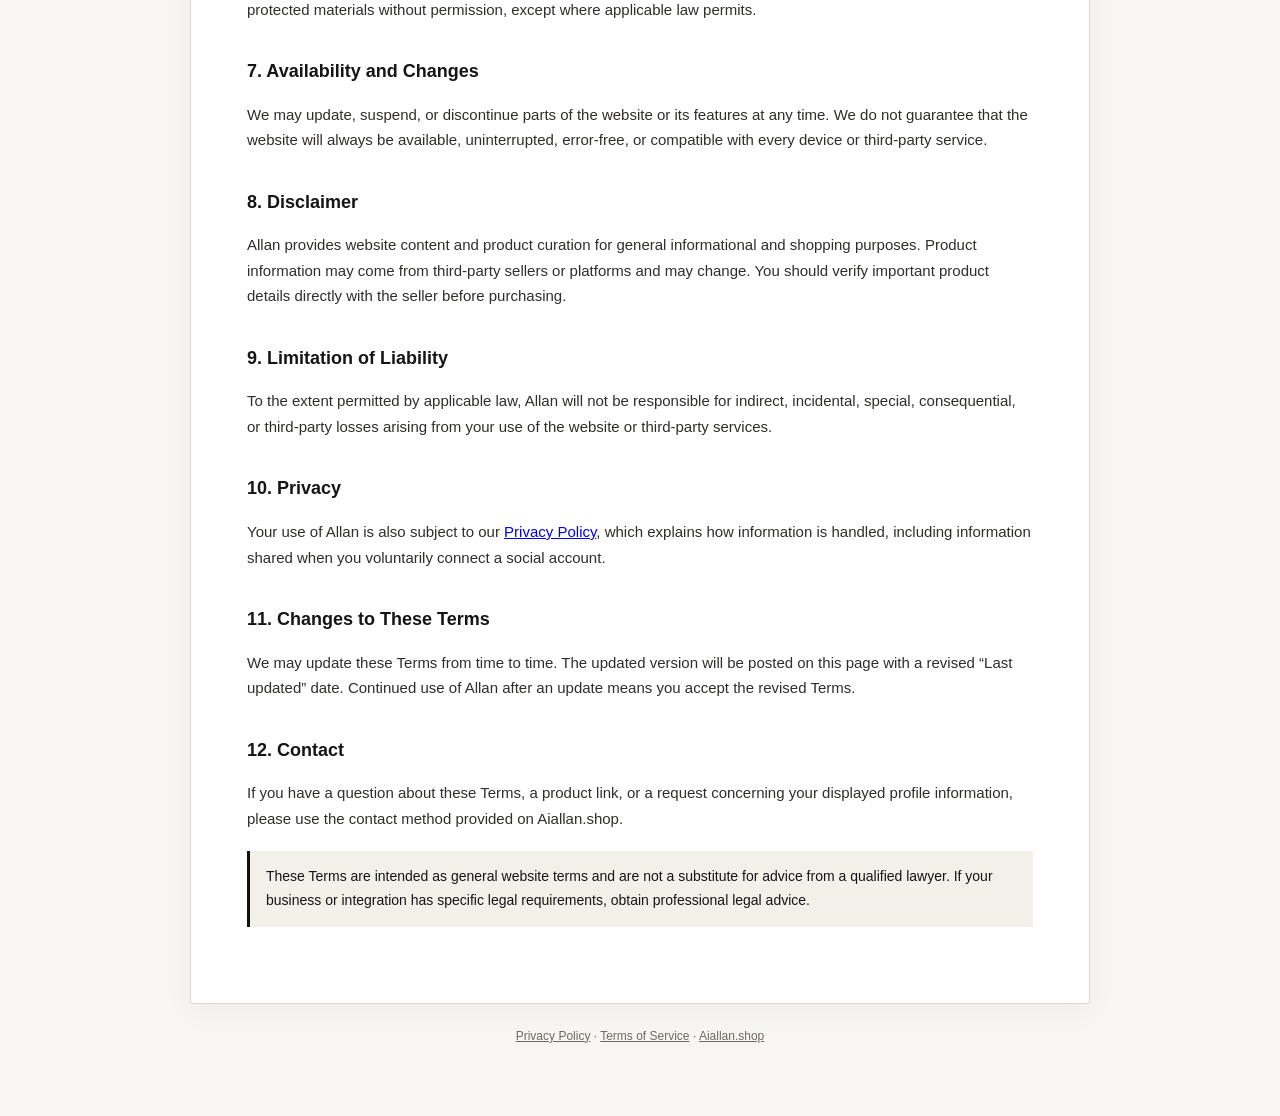
<file: terms.html>
<!doctype html>
<html lang="en">
<head>
<meta charset="utf-8">
<meta name="viewport" content="width=device-width, initial-scale=1">
<meta name="robots" content="index,follow">
<title>Terms of Service — Allan</title>
<style>
:root{--bg:#f7f6f2;--paper:#fff;--text:#151515;--muted:#6f6a62;--line:#ddd8cf;--accent:#111}
*{box-sizing:border-box}body{margin:0;background:var(--bg);color:var(--text);font-family:Arial,Helvetica,sans-serif;line-height:1.7}
.wrap{width:min(900px,calc(100% - 32px));margin:0 auto;padding:28px 0 70px}.top{display:flex;justify-content:space-between;align-items:center;gap:16px;border-bottom:1px solid var(--line);padding:8px 0 20px;margin-bottom:42px}.brand{font-family:Georgia,serif;letter-spacing:.18em;font-size:25px}.back{color:var(--text);text-decoration:none;border:1px solid #cfc9bf;padding:9px 14px;font-size:12px;border-radius:4px}.back:hover{text-decoration:underline}
main{background:var(--paper);border:1px solid var(--line);padding:clamp(24px,5vw,56px);box-shadow:0 8px 30px rgba(0,0,0,.04)}h1{font-family:Georgia,serif;font-size:clamp(38px,7vw,64px);font-weight:400;line-height:1.05;margin:0 0 12px}h2{font-size:18px;margin:34px 0 10px}p,li{font-size:15px;color:#302e2b}ul{padding-left:22px}.updated{font-size:12px;color:var(--muted);margin-bottom:32px}.notice{background:#f3f0ea;border-left:3px solid #111;padding:14px 16px;margin:20px 0;font-size:14px}.footer{padding-top:22px;text-align:center;color:var(--muted);font-size:12px}.footer a{color:inherit}
@media(max-width:600px){.top{align-items:flex-start}.brand{font-size:21px}main{padding:24px 20px}}
</style>
</head>
<body>
<div class="wrap">
<header class="top"><div class="brand">Allan</div><a class="back" href="/">Back to Allan</a></header>
<main>
<h1>Terms of Service</h1>
<div class="updated">Last updated: September 12, 2026</div>

<p>Welcome to Aiallan.shop (“Allan,” “we,” “us,” or “our”). These Terms of Service (“Terms”) govern your use of the Allan website, its content, product discovery and curation features, and optional social-profile connection features.</p>
<p>By accessing or using Aiallan.shop, you agree to these Terms. If you do not agree, please do not use the website.</p>

<h2>1. Use of the Website</h2>
<p>You may use Aiallan.shop for lawful purposes and in a manner that does not interfere with the website, its security, or other users’ access. You must not attempt to gain unauthorized access to accounts, systems, databases, APIs, or administrative areas.</p>

<h2>2. Products, Links and Affiliate Disclosure</h2>
<p>Allan may display products, product information, recommendations, and links to third-party stores or platforms. Some links may be affiliate links. If you purchase through an affiliate link, Allan may receive a commission at no additional cost to you.</p>
<p>Prices, availability, shipping, returns, warranties, promotions, and other purchase terms are controlled by the third-party seller or platform. You should review the seller’s terms before completing a purchase.</p>

<h2>3. Third-Party Services</h2>
<p>Allan may link to or integrate with third-party services, including social platforms, online marketplaces, analytics or hosting services. Those services have their own terms and privacy policies. Allan is not responsible for third-party services that it does not control.</p>

<h2>4. Optional Social Profile Connections</h2>
<p>Allan may offer an optional feature allowing a visitor to connect an eligible social account through the provider’s official authorization process. If you choose to connect an account, you authorize the applicable provider to share the information and permissions shown during its authorization flow.</p>
<p>Where supported, Allan may display permitted profile information such as a display name, username, profile image, profile link, follower count, country information, or verification status. You should only connect an account if you consent to the permitted information being displayed on the Allan website.</p>
<p>Allan does not claim to be TikTok, Instagram, Facebook, YouTube, or any other third-party platform. Third-party names and trademarks remain the property of their respective owners.</p>

<h2>5. User Content and Accuracy</h2>
<p>You are responsible for information you submit or authorize Allan to display. Do not submit content that is unlawful, misleading, infringing, abusive, or that you do not have the right to provide.</p>
<p>We may remove or deactivate displayed profile information when reasonably necessary, including after a user request, provider restriction, security concern, or violation of these Terms.</p>

<h2>6. Intellectual Property</h2>
<p>Unless otherwise stated, the Allan website design, original text, graphics, branding, code, and other original materials are owned by or licensed to Allan. You may not copy, reproduce, redistribute, reverse engineer, or commercially exploit protected materials without permission, except where applicable law permits.</p>

<h2>7. Availability and Changes</h2>
<p>We may update, suspend, or discontinue parts of the website or its features at any time. We do not guarantee that the website will always be available, uninterrupted, error-free, or compatible with every device or third-party service.</p>

<h2>8. Disclaimer</h2>
<p>Allan provides website content and product curation for general informational and shopping purposes. Product information may come from third-party sellers or platforms and may change. You should verify important product details directly with the seller before purchasing.</p>

<h2>9. Limitation of Liability</h2>
<p>To the extent permitted by applicable law, Allan will not be responsible for indirect, incidental, special, consequential, or third-party losses arising from your use of the website or third-party services.</p>

<h2>10. Privacy</h2>
<p>Your use of Allan is also subject to our <a href="/privacy.html">Privacy Policy</a>, which explains how information is handled, including information shared when you voluntarily connect a social account.</p>

<h2>11. Changes to These Terms</h2>
<p>We may update these Terms from time to time. The updated version will be posted on this page with a revised “Last updated” date. Continued use of Allan after an update means you accept the revised Terms.</p>

<h2>12. Contact</h2>
<p>If you have a question about these Terms, a product link, or a request concerning your displayed profile information, please use the contact method provided on Aiallan.shop.</p>

<div class="notice">These Terms are intended as general website terms and are not a substitute for advice from a qualified lawyer. If your business or integration has specific legal requirements, obtain professional legal advice.</div>
</main>
<div class="footer"><a href="/privacy.html">Privacy Policy</a> · <a href="/terms.html">Terms of Service</a> · <a href="/">Aiallan.shop</a></div>
</div>
</body>
</html>
</file>
